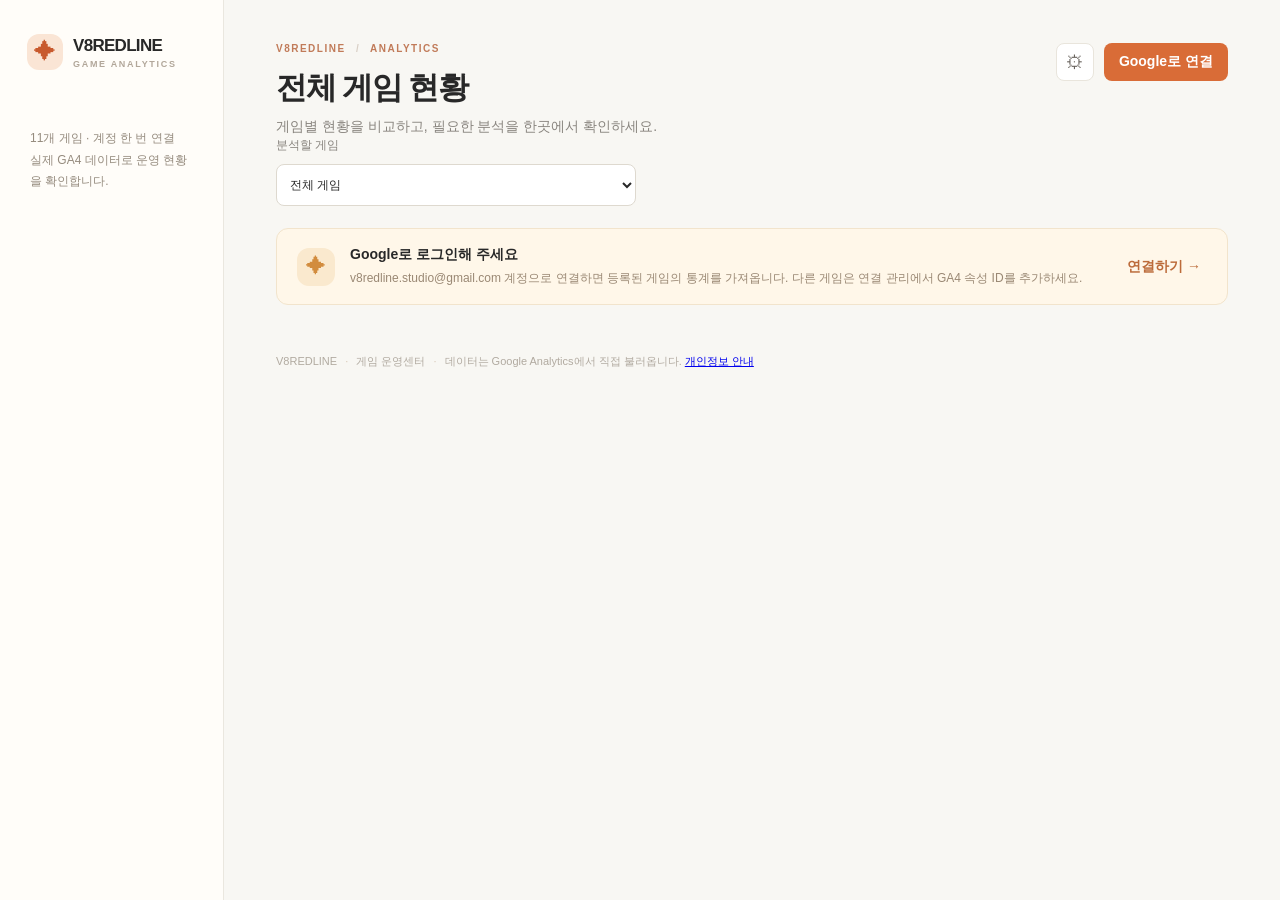
<file: index.html>
<!doctype html>
<html lang="ko">
  <head>
    <meta charset="utf-8" />
    <meta name="viewport" content="width=device-width, initial-scale=1" />
    <meta name="referrer" content="strict-origin-when-cross-origin" />
    <meta
      http-equiv="Content-Security-Policy"
      content="default-src 'self'; script-src 'self' https://accounts.google.com/gsi/client; style-src 'self' https://accounts.google.com/gsi/style; connect-src 'self' https://accounts.google.com/gsi/ https://analyticsdata.googleapis.com https://openidconnect.googleapis.com; frame-src https://accounts.google.com/gsi/; img-src 'self' data:; base-uri 'none'; object-src 'none'; form-action 'none'"
    />
    <title>V8REDLINE · 게임 운영센터</title>
    <link rel="stylesheet" href="styles.css?v=f7c7a801a620" />
    <script defer src="https://accounts.google.com/gsi/client"></script>
    <script defer src="core.js?v=5c92e843b3af"></script>
    <script defer src="acquisition-cost.js?v=a75fc4b48d62"></script>
    <script defer src="attribution.js?v=315c3bc37059"></script>
    <script defer src="underspark.js?v=7a1821143bd2"></script>
    <script defer src="refunds.js?v=ba9e61d793a9"></script>
    <script defer src="app.js?v=a453749fc298"></script>
  </head>
  <body>
    <div class="shell">
      <aside class="sidebar">
        <div class="brand">
          <span class="brand-icon">✦</span>
          <div><b>V8REDLINE</b><small>GAME ANALYTICS</small></div>
        </div>
        <p class="nav-label">GAME WORKSPACE</p>
        <a id="nav-portfolio" class="nav-item selected" href="#portfolio"><span>▦</span> 전체 게임 현황</a>
        <a id="nav-detail" class="nav-item" href="#detail-summary"><span>◈</span> 선택 게임 상세</a>
        <button id="manage-games" class="nav-item">⚙ 게임 연결 관리</button>
        <p class="sidebar-note">11개 게임 · 계정 한 번 연결<br>실제 GA4 데이터로 운영 현황을 확인합니다.</p>
        <a class="nav-item" href="#refund-operations"><span>↻</span> 환불 운영</a>
        <div class="side-footer">
          <span class="dot"></span> Firebase Analytics
          <small>게임 운영 리포트</small>
        </div>
      </aside>
      <main id="overview">
        <header>
          <div>
            <p class="eyebrow">V8REDLINE <span>/</span> ANALYTICS</p>
            <h1 id="page-heading">전체 게임 현황 <span>✦</span></h1>
            <p class="subtitle">
              게임별 현황을 비교하고, 필요한 분석을 한곳에서 확인하세요.
            </p>
          </div>
          <div class="head-actions">
            <button
              id="settings-btn"
              class="icon-btn"
              title="연결 설정"
              aria-label="연결 설정"
            >
              ⚙</button
            ><button id="login-btn" class="btn primary">Google로 연결</button
            ><button id="logout-btn" class="btn subtle hidden">
              연결 끊기
            </button>
          </div>
        </header>
        <label class="game-picker" for="game-select">분석할 게임<select id="game-select"><option value="all">전체 게임</option></select></label>

        <section id="welcome" class="notice">
          <div class="notice-icon">✦</div>
          <div>
            <b>Google로 로그인해 주세요</b>
            <p>
              v8redline.studio@gmail.com 계정으로 연결하면 등록된 게임의 통계를 가져옵니다. 다른 게임은 연결 관리에서 GA4 속성 ID를 추가하세요.
            </p>
          </div>
          <button id="welcome-connect" class="text-btn">연결하기 →</button>
        </section>
        <div id="private-content" hidden>
          <div class="toolbar">
            <div class="status">
              <span id="status-dot" class="status-dot"></span
              ><span id="status-text">연결 전</span
              ><span class="divider">/</span
              ><span id="updated">데이터를 불러오지 않았어요</span>
            </div>
            <div class="filters">
              <label>플랫폼<select id="platform"><option value="">전체 플랫폼</option><option value="Android">Android</option><option value="iOS">iOS</option><option value="Web">Web</option></select></label>
              <label>앱 버전<input id="app-version" placeholder="전체 버전" maxlength="40"></label>
              <label data-acquisition>유입 <select id="acquisition"><option value="">전체 유입</option><option value="meta">메타 유료 유입</option></select></label>
              <label data-acquisition>캠페인 <select id="campaign"><option value="">전체 캠페인</option></select></label>
              <label data-acquisition>광고 <select id="ad"><option value="">전체 광고</option></select></label>
              <label
                >국가
                <input id="country" list="country-options" placeholder="전체 국가 · 예: Japan" maxlength="80"><datalist id="country-options"><option value="South Korea">대한민국</option><option value="Brazil">브라질</option><option value="Japan">일본</option><option value="United States">미국</option></datalist></label
              ><label
                >기간
                <select id="period">
                  <option value="6daysAgo">최근 7일 · 어제까지</option>
                  <option value="27daysAgo" selected>최근 28일 · 어제까지</option>
                  <option value="89daysAgo">최근 90일 · 어제까지</option>
                  <option value="custom">직접 선택</option>
                </select></label
              ><button id="refresh-btn" class="btn subtle" disabled>
                ↻ 새로고침
              </button>
            </div>
          </div>
          <div id="custom-dates" class="filters" hidden><label>시작일<input type="date" id="start-date"></label><label>종료일<input type="date" id="end-date"></label></div>
          <p id="range-note" class="range-note"></p>
          <section id="insights" class="quality-note" aria-live="polite"><b>확인할 사항</b><ul id="insight-list"></ul></section>
          <section id="portfolio-summary" class="stats" aria-label="조회된 게임 요약"><article class="stat"><span>조회한 게임</span><strong id="connected-count">—</strong><small>미연결 게임은 합계에서 제외</small></article><article class="stat"><span>활성 사용자 합계</span><strong id="total-active">—</strong><small>게임별 합산 · 중복 이용자 포함</small></article><article class="stat"><span>신규 사용자 합계</span><strong id="total-new">—</strong><small>같은 사람도 게임별로 집계</small></article></section>
          <div
            id="quality-note"
            class="quality-note hidden"
            role="status"
          ></div>
          <section class="panel portfolio" id="portfolio">
            <div class="panel-head"><div><p class="kicker">YOUR GAMES, ONE VIEW</p><h2>게임 포트폴리오</h2><p>선택 기간의 GA4 활성·신규 사용자입니다. 직전 동일 길이 기간과 비교합니다.</p></div><span id="portfolio-count" class="tag">연결 대기</span></div>
            <div class="table-wrap"><table><thead><tr><th>게임</th><th>연결 상태</th><th>활성 사용자</th><th>신규 사용자</th><th>광고 매출 · GA4</th><th>구매 매출 · GA4</th><th>속성 시간대</th><th>확인 시각·집계 상태</th><th></th></tr></thead><tbody id="portfolio-body"></tbody></table></div>
            <p class="panel-note">연결 필요·권한 오류·데이터 없음을 구분합니다. 전체 게임의 동일 이용자를 합쳐 계산하지 않습니다. 매출은 GA4 보고값이며 원장 대조 전입니다. 이 표는 국가·플랫폼·버전·기간 필터를 적용하며 게임 상세의 유입 필터는 제외합니다.</p>
          </section>
          <p id="selected-note" class="quality-note" role="status"></p>
          <div id="detail-summary" hidden>
          <section class="stats" aria-label="핵심 지표">
            <article class="stat">
              <div class="stat-top">
                <span>활성 사용자</span><i class="blue">♟</i>
              </div>
              <strong id="active-users">—</strong
              ><small id="active-change">비교 자료 없음</small>
            </article>
            <article class="stat">
              <div class="stat-top">
                <span>신규 사용자</span><i class="gold">✦</i>
              </div>
              <strong id="new-users">—</strong
              ><small id="new-change">비교 자료 없음</small>
            </article>
            <article class="stat">
              <div class="stat-top">
                <span>보스 도전</span><i class="red">⚔</i>
              </div>
              <strong id="boss-attempts">—</strong
              ><small>도전 이벤트 횟수</small>
            </article>
            <article class="stat">
              <div class="stat-top">
                <span>광고 보상 획득</span><i class="green">▶</i>
              </div>
              <strong id="rewards-earned">—</strong
              ><small>광고 보상 획득 횟수</small>
            </article>
            <article class="stat"><span>광고 매출 · GA4 보고값</span><strong id="ad-revenue">—</strong><small id="ad-change">원장 대조 전</small></article>
            <article class="stat"><span>구매 매출 · GA4 보고값</span><strong id="purchase-revenue">—</strong><small id="purchase-change">원장 대조 전</small></article>
          </section>
          <p class="panel-note">매출은 GA4에 수신·집계된 값입니다. 정산·원장 대조는 별도이며 0원만으로 계측 완료를 판정하지 않습니다.</p>
          </div>
          <section id="paid-acquisition" class="panel" hidden aria-label="또 보스냐 광고 집행과 설치 효율">
            <div class="panel-head"><div><p class="kicker">PAID ACQUISITION · META</p><h2>광고 집행과 설치 효율</h2><p>광고비와 CPI는 Meta 원본, 첫 실행·게임 진행은 GA4로 원천을 구분합니다.</p></div><button id="cost-clear" class="btn subtle">광고비 자료 해제</button></div>
            <p id="cost-status" class="quality-note" role="status">광고비 자료 미연결 · CSV 불러오기 모듈 확인 후 사용하세요.</p>
            <div class="stats cost-stats"><article class="stat"><span>광고 집행액</span><strong id="cost-spend">—</strong><small>선택 기간 · 원본 통화</small></article><article class="stat"><span>Meta 보고 설치</span><strong id="cost-installs">—</strong><small>Meta 기여 설정 기준</small></article><article class="stat"><span>CPI · 설치당 광고비</span><strong id="cost-cpi">—</strong><small>지출 ÷ Meta 보고 설치</small></article><article class="stat"><span>Meta 귀속 구매 ROAS</span><strong id="cost-roas">—</strong><small>같은 기여 설정의 구매 전환값 ÷ 지출</small></article></div>
            <details class="cost-import"><summary>Meta 집계 CSV 불러오기 · 원본 범위 확인</summary>
              <p>광고 관리자에서 또 보스냐 앱으로 필터한 <b>광고 단위</b> 보고서를 내보냅니다. 합계 행·플레이어/결제 원본·비밀키는 받지 않습니다. 파일은 서버에 전송하거나 브라우저에 영구 저장하지 않습니다. 광고비 갱신에는 새 CSV가 필요합니다.</p>
              <div class="filters"><label>광고 계정 ID<input id="cost-account" inputmode="numeric" placeholder="CSV에 있으면 생략"></label><label>통화<input id="cost-currency" maxlength="3" placeholder="CSV에 있으면 생략"></label><label>기여 설정<input id="cost-attribution" placeholder="CSV에 있으면 생략"></label><label>광고 계정 시간대<input id="cost-timezone" placeholder="예: Asia/Seoul"></label><label>원본 조회 시작일<input type="date" id="cost-start"></label><label>원본 조회 종료일<input type="date" id="cost-end"></label><label>대상 Meta 앱 ID<input id="cost-app" inputmode="numeric" placeholder="등록 기록: 4035836613391382"></label></div>
              <label class="cost-confirm"><input type="checkbox" id="cost-confirm">이 원본이 또 보스냐 앱의 해당 기간 광고 전체로 필터된 자료임을 확인했습니다.</label>
              <label class="field">광고별 원본 CSV<input type="file" id="cost-file" accept=".csv,text/csv"></label>
              <p class="panel-note">필수 열: date_start, date_stop, campaign_id, adset_id, ad_id, spend. 선언된 Meta 영문/한글 열 이름도 지원합니다. 다른 열 이름은 표준 열로 변환하세요. 선택 열: impressions, link_clicks, mobile_app_installs, purchase_value(동일 기여 구매 전환값). 계정·통화·기여 설정이 CSV에 없으면 위에 입력합니다. 숫자 소수점은 점(.)이며 미확인은 빈 값으로 둡니다.</p>
              <details><summary>표준 집계 CSV 예시 · 실제 데이터 아님</summary><pre class="cost-template">date_start,date_stop,account_id,account_currency,campaign_id,adset_id,ad_id,spend,impressions,link_clicks,mobile_app_installs,purchase_value,attribution_setting
2026-11-01,2026-11-04,10001,KRW,20001,30001,40001,10000,5000,100,20,,7d click / 1d view</pre></details>
            </details>
            <div class="filters"><label>광고비 캠페인<select id="cost-campaign"><option value="">전체 캠페인</option></select></label></div>
            <div class="table-wrap"><table class="cost-table"><thead><tr><th>캠페인</th><th>캠페인 ID</th><th>광고</th><th>광고 ID</th><th>지출</th><th>노출</th><th>링크 클릭</th><th>Meta 설치</th><th>CPI</th><th>링크 CTR</th><th>링크 CPC</th><th>CPM</th><th>구매 ROAS</th><th>GA4 첫 실행</th><th>GA4 튜토리얼 완료</th><th>GA4 보스 처치</th></tr></thead><tbody id="cost-table"></tbody></table></div>
            <p class="panel-note">집행액은 선택 기간의 원본 집계입니다. 국가·플랫폼·앱 버전·상단 유입 필터로 광고비를 임의 배분하지 않습니다. GA4 열은 기간·시간대가 같고 추가 필터가 없는 경우에만 동일 캠페인·광고 세트·광고 ID로 대조합니다. Meta 보고 설치와 GA4 첫 실행은 같은 지표가 아닙니다. 구매 ROAS는 광고 매출이나 LTV 전체를 의미하지 않습니다. 설치/지출 분모가0이거나 자료가 없으면 비율을 만들지 않습니다.</p>
          </section>
          <div id="common-detail" class="grid" hidden>
            <section class="panel wide">
              <div class="panel-head">
                <div>
                  <p class="kicker">DAILY ACTIVITY</p>
                  <h2>일별 플레이</h2>
                  <p>기간별 활성 사용자의 흐름</p>
                </div>
                <span class="tag light">일별 활성 사용자</span>
              </div>
              <div id="trend" class="placeholder">
                <span>▥</span>
                <p>연결 후 일별 추이를 보여드려요.</p>
              </div>
              <div class="table-wrap"><table><thead><tr><th>날짜</th><th>활성 사용자</th></tr></thead><tbody id="trend-table"></tbody></table></div>
              <div class="footnote">
                일별 사용자 수는 날짜마다 중복될 수 있어 기간 전체 사용자 수와
                합계가 다릅니다. 아래 표에서 날짜별 수치를 확인할 수 있습니다.
              </div>
            </section>
<section class="panel narrow">
              <div class="panel-head">
                <div>
                  <p class="kicker">RETENTION</p>
                  <h2>다시 찾아온 플레이어</h2>
                  <p>최근 유입된 사용자 코호트</p>
                </div>
                <span class="panel-symbol">↗</span>
              </div>
              <div id="retention" class="placeholder">
                <span>◌</span>
                <p>연결 후 재방문율을 보여드려요.</p>
              </div>
              <div id="retention-default-note" class="footnote">
                8일 전부터 35일 전까지 처음 방문한 사용자를 기준으로 합니다.
                전체 유입·전체 국가·전체 플랫폼·전체 버전 기준이며 현재 필터와 별도로 1일·7일 후 활동을 봅니다.
              </div>
              <div id="retention-forgeline-note" class="footnote" hidden>
                태국 Android의 첫 접속일 코호트입니다. 선택 기간에서 최근 최대 28개 접속일을 조회하며 D1과 D7의 관측이 끝난 사용자만 각 분모에 포함합니다.
                국가·플랫폼·버전 필터와 별도로 집계합니다. Meta 캠페인을 선택하면 해당 캠페인 귀속을 기준으로 봅니다.
              </div>
            </section>
          </div>
          <section id="refund-operations" class="panel" aria-label="공통 환불 운영">
            <div class="panel-head"><div><p class="kicker">COMMERCE OPERATIONS</p><h2>환불 운영</h2><p>게임 서버에서 확인한 스토어 환불과 게임 내 재화 회수 결과를 게임별로 조회합니다.</p></div><div><button id="refund-refresh" class="btn subtle" type="button" hidden>최근 실행 불러오기</button> <button id="refund-clear" class="btn subtle" type="button">자료 해제</button></div></div>
            <label class="field">환불 집계 JSON<input id="refund-file" type="file" accept="application/json,.json"></label>
            <p id="refund-status" class="quality-note" role="status">공통 환불 집계 미선택</p>
            <p id="refund-legacy" class="panel-note"></p>
            <p id="refund-forgeline-note" class="panel-note" hidden>ForgeLine 집계는 현재 시험 원장만 연결되어 있습니다. 기존 회수는 최근 7일의 확정 원장 기록이며, 회수 가능과 검토 대기는 조회 시점의 대기열입니다.</p>
            <div class="table-wrap"><table><thead><tr><th>게임</th><th>스토어</th><th>실행 상태</th><th>회수 완료</th><th>기존 회수</th><th>회수 가능</th><th>검토 대기</th><th>재시도</th><th>환불 아님</th></tr></thead><tbody id="refund-body"></tbody></table></div>
            <p class="panel-note">선택한 게임과 파일의 실행 범위를 표시합니다. GA4 날짜·국가·버전 필터와 독립입니다. 파일은 이 브라우저의 메모리에만 보관합니다.</p>
          </section>
          <section id="underspark-detail" hidden aria-label="UnderSpark 전용 지표">
            <div class="panel-head"><div><p class="kicker">UNDERSPARK</p><h2>교습·회로·전투</h2><p>기존 이벤트의 관측 건수 · 개인별 순차 퍼널과 구분합니다.</p></div><label>데이터 환경<select id="us-mode"><option value="production">운영만 · 테스트 제외</option><option value="test">시험만</option></select></label></div>
            <p id="us-status" class="quality-note" role="status">연결 후 조회합니다.</p>
            <p class="panel-note">기본 사용자·GA4 매출·일별 추이는 사용자 환경 분류, 전용 이벤트는 사건 발생 시점의 환경 분류를 적용합니다. 누락 분류는 포함하지 않습니다. 이벤트 건수와 고유 이용자 수·시작 대비 완료율은 서로 다른 지표입니다.</p>
            <div class="grid">
              <section class="panel"><h3>교습별 진행</h3><div id="us-lessons"></div><p class="panel-note">시작·완료·실패 이벤트 건수입니다. 반복 시작을 개인별 전환율로 계산하지 않습니다.</p></section>
              <section class="panel"><h3>첫 회로·공격·클리어</h3><div id="us-circuits"></div><p class="panel-note">각 사건의 관측 건수입니다. 단계 간 동일 이용자/시도의 순차 도달을 보장하지 않습니다.</p></section>
              <section class="panel wide"><h3>스테이지별 전투 결과</h3><div id="us-battles"></div><p class="panel-note">승률 = 승리 ÷ (승리 + 패배). 중단·실행 실패는 별도이며 분모에서 제외합니다. 도움 사용 여부를 분리하고 집계 제한·미분류 결과가 있으면 승률을 보류합니다.</p></section>
              <section class="panel"><h3>스킬 최초 준비·사용</h3><div id="us-skills"></div><p class="panel-note">전투별 최초 준비·최초 사용 이벤트입니다. 전체 사용 횟수는 아래 서버 전투 요약을 확인하세요.</p></section>
            </div>
            <section class="panel"><div class="panel-head"><div><h2>서버 확정·관측 집계</h2><p>기존 유한 내보내기로 만든 집계 JSON을 이 브라우저에서 확인합니다.</p></div><button id="us-clear-import" class="btn subtle">불러온 자료 해제</button></div>
              <label class="field">서버 집계 JSON 선택<input type="file" id="us-import" accept="application/json,.json"></label>
              <p id="us-import-status" class="quality-note" role="status"></p>
              <p class="panel-note">원본 계정·주문·영수증 파일은 받지 않습니다. 전용 변환기로 만든 식별자 없는 집계만 허용합니다. 파일은 전송·영구 저장하지 않으며 연결 해제/게임 변경/30분 경과 시 지웁니다. 기간 필터만 KST로 적용하며 위 국가·플랫폼·앱 버전 필터는 적용하지 않습니다. 원본 정정·삭제는 파일에 자동 반영되지 않으므로 최신 자료를 다시 선택하세요.</p>
              <h3>광고 단계·보상 확정</h3><p id="us-behavior-range" class="panel-note"></p><div id="us-ads"></div>
              <h3>광고 수익 · SDK 관측</h3><div id="us-ad-money"></div><p class="panel-note">통화별 원 단위를 유지합니다. GA4 광고 매출과 합산하지 않으며 AdMob 정산 대조 전입니다.</p>
              <h3>공명 단계·스킬 사용 분포</h3><div id="us-circuit-details"></div>
              <h3>구매·환불·회수 관측</h3><p id="us-commerce-range" class="panel-note"></p><div id="us-finance"></div>
              <p class="panel-note">스토어 검증 결제액과 운영자 환불 원본 반입을 구분합니다. 고객 결제액·세액 기준을 유지하며 전체 환불 범위를 대조하지 않은 순매출·개발자 실수령액은 계산하지 않습니다. 구매 복원은 새 매출이 아니며 회수 재화는 현금 환불액이 아닙니다.</p>
            </section>
          </section>
          <section class="panel" id="forgeline-behavior" hidden>
            <div class="panel-head"><div><p class="kicker">PLAYER BEHAVIOR</p><h2>ForgeLine 유저 행동</h2><p>기간·국가·플랫폼·앱 버전·유입 필터를 적용한 행동별 사용자 수와 기록 횟수입니다.</p></div></div>
            <div id="forgeline-behavior-list" class="placeholder"><p>연결 후 행동 기록이 표시됩니다.</p></div>
            <p class="panel-note">각 행동은 독립 집계입니다. 전투 시작 기록은 전투 종료 때 함께 전송합니다. 앱 강제 종료로 누락된 전투, 광고 보상 실제 지급, 구매 정산은 이 표에서 판정하지 않습니다.</p>
          </section>
          <section class="panel acquisition-panel" id="acquisition-report" hidden>
            <div class="panel-head"><div><p class="kicker">META ACQUISITION</p><h2>광고별 설치와 게임 진행</h2><p>선택 기간에 처음 유입된 사용자를 광고별로 비교합니다.</p></div><span class="pill">사용자 수</span></div>
            <p class="acquisition-state" id="acquisition-state">Meta 앱 등록·광고 계정 연결은 완료했으며, 앱 이벤트 수신과 실제 광고 클릭 후 설치 귀속은 아직 검증 전입니다. 아래 표는 추적 매개변수로 Google Analytics에 확인된 메타 유료 유입만 표시합니다.</p>
            <div class="table-wrap"><table class="acquisition-table"><thead><tr><th>기록된 출처</th><th>캠페인 ID</th><th>광고 세트 ID</th><th>광고 ID</th><th>설치 후 첫 실행</th><th>게임 진입</th><th>튜토리얼 완료</th><th id="acquisition-start">보스 도전</th><th id="acquisition-finish">보스 처치</th><th id="acquisition-ad-result">광고 보상 획득</th></tr></thead><tbody id="acquisition-table"><tr><td colspan="10" class="empty">연결 후 광고별 기록이 표시됩니다.</td></tr></tbody></table></div>
            <p class="panel-note">다운로드 후 실행하지 않은 설치는 집계되지 않습니다. 각 행동은 사용자 수이며 순차 도달률이 아닙니다. 캠페인이나 광고 ID가 없는 기록은 미확인으로 표시합니다. 메타 광고 관리자의 설치 수와는 집계 기준이 다릅니다.</p>
            <details class="campaign-builder"><summary>광고 연결용 Google Play 링크 만들기</summary><p>메타에서 확인한 숫자 ID를 입력하세요. 광고 유형이 이 링크를 지원하는지 확인하고 신규 설치 경로를 검증한 뒤 사용하세요.</p><div class="filters"><label data-acquisition>캠페인 ID<input id="link-campaign" inputmode="numeric" maxlength="32"></label><label>광고 세트 ID<input id="link-adset" inputmode="numeric" maxlength="32"></label><label>광고 ID<input id="link-ad" inputmode="numeric" maxlength="32"></label><button id="build-link" class="btn subtle">링크 만들기</button></div><label class="field">생성된 설치 링크<textarea id="play-link" readonly rows="3"></textarea></label><p id="link-message" role="status"></p></details>
          </section>
          <div id="game-detail" hidden>
          <div class="grid">
            <section class="panel wide" id="progress">
              <div class="panel-head">
                <div>
                  <p class="kicker">PLAYER JOURNEY</p>
                  <h2>첫 플레이 여정</h2>
                  <p>신규 사용자가 각 단계를 순서대로 통과한 비율입니다.</p>
                </div>
                <span class="tag">신규 사용자 기준</span>
              </div>
              <div id="funnel" class="placeholder">
                <span>◈</span>
                <p>연결 후 단계별 진행을 확인할 수 있어요.</p>
              </div>
              <div class="footnote">
                튜토리얼을 건너뛴 사용자는 다음 단계에 포함되지 않을 수
                있습니다. Google의 퍼널 API는 미리보기 단계입니다.
              </div>
            </section>
            <section class="panel narrow" id="ads">
              <div class="panel-head">
                <div>
                  <p class="kicker">MONETIZATION</p>
                  <h2>광고 보상 흐름</h2>
                  <p>요청부터 보상 저장까지</p>
                </div>
                <span class="panel-symbol">▷</span>
              </div>
              <div id="ads-list" class="placeholder">
                <span>◌</span>
                <p>연결 후 광고 흐름을 보여드려요.</p>
              </div>
              <div class="footnote">
                각 값은 사용자 수가 아닌 이벤트 횟수입니다.
              </div>
            </section>
            <section class="panel wide" id="boss">
              <div class="panel-head">
                <div>
                  <p class="kicker">BOSS ENCOUNTERS</p>
                  <h2>보스 도전 현황</h2>
                  <p>지역과 회차별 전투 결과를 확인하세요.</p>
                </div>
                <span class="tag light">일반 · 최종 보스</span>
              </div>
              <div class="table-wrap">
                <table>
                  <thead>
                    <tr>
                      <th>지역</th>
                      <th>회차</th>
                      <th>종류</th>
                      <th>전투 결과</th>
                      <th>승리</th>
                      <th>승률</th>
                    </tr>
                  </thead>
                  <tbody id="boss-table">
                    <tr>
                      <td colspan="6" class="empty">
                        연결 후 보스 기록이 표시됩니다.
                      </td>
                    </tr>
                  </tbody>
                </table>
              </div>
              <div class="footnote">
                저장된 승패 이벤트 기준입니다. 승률은 승리 횟수 ÷ 저장된 결과
                횟수이며, 완료되지 않은 전투는 제외합니다.
              </div>
            </section>


            <section class="panel narrow">
              <div class="panel-head">
                <div>
                  <p class="kicker">AUTO HUNT</p>
                  <h2>자동사냥 중단</h2>
                  <p>멈춘 이유를 살펴보세요.</p>
                </div>
                <span class="panel-symbol">Ⅱ</span>
              </div>
              <div id="stops" class="placeholder">
                <span>◌</span>
                <p>연결 후 중단 사유를 보여드려요.</p>
              </div>
              <div class="footnote">중단 사유별 이벤트 횟수입니다.</div>
            </section>
            <section class="panel wide">
              <div class="panel-head">
                <div>
                  <p class="kicker">LOOT CHOICES</p>
                  <h2>보스 보상 선택</h2>
                  <p>보상 화면에서 장착·판매·보관한 횟수</p>
                </div>
                <span class="tag light">아이템 선택</span>
              </div>
              <div id="loot" class="placeholder">
                <span>◇</span>
                <p>연결 후 보상 선택을 보여드려요.</p>
              </div>
              <div class="footnote">
                보상 화면에서의 선택이며, 이후 가방에서 다시 처리한 내역과는
                다릅니다.
              </div>
            </section>
            <section class="panel narrow">
              <div class="panel-head">
                <div>
                  <p class="kicker">AD REWARDS</p>
                  <h2>광고 보상 종류</h2>
                  <p>어떤 보상을 선택했을까요?</p>
                </div>
                <span class="panel-symbol">✦</span>
              </div>
              <div id="ad-types" class="placeholder">
                <span>◌</span>
                <p>연결 후 보상 종류를 보여드려요.</p>
              </div>
              <div class="footnote">
                광고 보상 획득 콜백 기준이며 저장 성공과는 다릅니다.
              </div>
            </section>
            <section class="panel wide">
              <div class="panel-head">
                <div>
                  <p class="kicker">PROGRESSION</p>
                  <h2>강화와 회복약</h2>
                  <p>저장에 성공한 강화·구매·사용 횟수</p>
                </div>
                <span class="tag light">행동 횟수</span>
              </div>
              <div id="economy" class="placeholder">
                <span>✚</span>
                <p>연결 후 성장 행동을 보여드려요.</p>
              </div>
              <div class="footnote">
                전투 중 사용 후 나중에 저장되는 회복약은 현재 집계하지 않습니다.
              </div>
            </section>
          </div>
          </div>
        </div>
        <footer>
          V8REDLINE <span>·</span> 게임 운영센터 <span>·</span> 데이터는 Google
          Analytics에서 직접 불러옵니다. <a href="privacy.html">개인정보 안내</a>
        </footer>
      </main>
    </div>
    <dialog id="settings">
      <form method="dialog">
        <div class="modal-head">
          <div>
            <p class="kicker">CONNECTION</p>
            <h2>연결 설정</h2>
          </div>
          <button value="cancel" class="icon-btn" aria-label="닫기">×</button>
        </div>
        <p class="modal-copy">
          Google Cloud에서 만든 웹 애플리케이션 OAuth 클라이언트 ID를
          입력하세요. 프로젝트의 Google Analytics Data API가 활성화되어 있어야
          합니다.
        </p>
        <label class="field">연결할 게임<select id="settings-game"></select></label>
        <label class="field"
          >OAuth 클라이언트 ID<input
            id="client-id"
            type="text"
            autocomplete="off"
            placeholder="…apps.googleusercontent.com" /></label
        ><label class="field"
          >Analytics 속성 ID<input
            id="property-id"
            type="text"
            inputmode="numeric"
            placeholder="숫자 GA4 속성 ID · 비워두면 연결 해제"
        /></label>
        <p class="modal-note">Firebase 프로젝트 이름이 아닌 GA4 숫자 속성 ID를 입력하세요. 또 보스냐의 기본 속성은 561781670입니다. 마초메이드 문서의 후보는 559368796이며 실제 앱 연결을 확인한 뒤 입력하세요.</p>
        <p id="settings-error" class="form-error" role="alert"></p>
        <p class="modal-note">
          연결 설정만 이 브라우저에 저장합니다. 토큰과 보고서는 메모리에서 처리합니다. 로그인 토큰은
          저장하지 않으며 페이지를 닫으면 사라집니다.
        </p>
        <div class="modal-actions">
          <button value="cancel" class="btn subtle">취소</button
          ><button id="save-settings" value="default" class="btn primary">
            설정 저장
          </button>
        </div>
      </form>
    </dialog>
    <div id="toast" role="status" aria-live="polite"></div>
  </body>
</html>
</file>
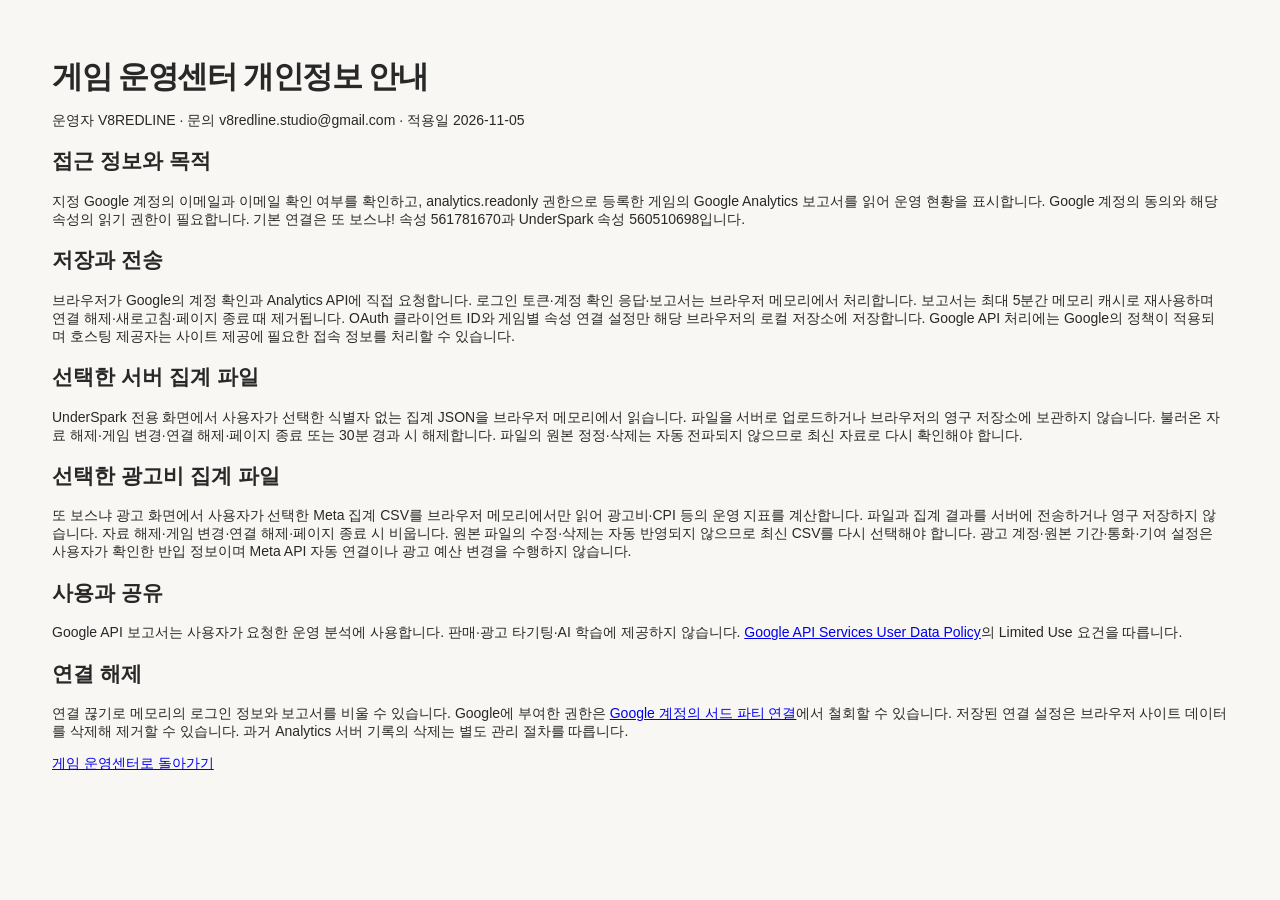
<file: privacy.html>
<!doctype html>
<html lang="ko"><head><meta charset="utf-8"><meta name="viewport" content="width=device-width,initial-scale=1"><meta name="robots" content="noindex,nofollow"><title>게임 운영센터 · 개인정보 안내</title><link rel="stylesheet" href="styles.css"></head>
<body><main><h1>게임 운영센터 개인정보 안내</h1><p>운영자 V8REDLINE · 문의 v8redline.studio@gmail.com · 적용일 2026-11-05</p>
<h2>접근 정보와 목적</h2><p>지정 Google 계정의 이메일과 이메일 확인 여부를 확인하고, analytics.readonly 권한으로 등록한 게임의 Google Analytics 보고서를 읽어 운영 현황을 표시합니다. Google 계정의 동의와 해당 속성의 읽기 권한이 필요합니다. 기본 연결은 또 보스냐! 속성 561781670과 UnderSpark 속성 560510698입니다.</p>
<h2>저장과 전송</h2><p>브라우저가 Google의 계정 확인과 Analytics API에 직접 요청합니다. 로그인 토큰·계정 확인 응답·보고서는 브라우저 메모리에서 처리합니다. 보고서는 최대 5분간 메모리 캐시로 재사용하며 연결 해제·새로고침·페이지 종료 때 제거됩니다. OAuth 클라이언트 ID와 게임별 속성 연결 설정만 해당 브라우저의 로컬 저장소에 저장합니다. Google API 처리에는 Google의 정책이 적용되며 호스팅 제공자는 사이트 제공에 필요한 접속 정보를 처리할 수 있습니다.</p>
<h2>선택한 서버 집계 파일</h2><p>UnderSpark 전용 화면에서 사용자가 선택한 식별자 없는 집계 JSON을 브라우저 메모리에서 읽습니다. 파일을 서버로 업로드하거나 브라우저의 영구 저장소에 보관하지 않습니다. 불러온 자료 해제·게임 변경·연결 해제·페이지 종료 또는 30분 경과 시 해제합니다. 파일의 원본 정정·삭제는 자동 전파되지 않으므로 최신 자료로 다시 확인해야 합니다.</p><h2>선택한 광고비 집계 파일</h2><p>또 보스냐 광고 화면에서 사용자가 선택한 Meta 집계 CSV를 브라우저 메모리에서만 읽어 광고비·CPI 등의 운영 지표를 계산합니다. 파일과 집계 결과를 서버에 전송하거나 영구 저장하지 않습니다. 자료 해제·게임 변경·연결 해제·페이지 종료 시 비웁니다. 원본 파일의 수정·삭제는 자동 반영되지 않으므로 최신 CSV를 다시 선택해야 합니다. 광고 계정·원본 기간·통화·기여 설정은 사용자가 확인한 반입 정보이며 Meta API 자동 연결이나 광고 예산 변경을 수행하지 않습니다.</p><h2>사용과 공유</h2><p>Google API 보고서는 사용자가 요청한 운영 분석에 사용합니다. 판매·광고 타기팅·AI 학습에 제공하지 않습니다. <a href="https://developers.google.com/terms/api-services-user-data-policy">Google API Services User Data Policy</a>의 Limited Use 요건을 따릅니다.</p>
<h2>연결 해제</h2><p>연결 끊기로 메모리의 로그인 정보와 보고서를 비울 수 있습니다. Google에 부여한 권한은 <a href="https://myaccount.google.com/connections">Google 계정의 서드 파티 연결</a>에서 철회할 수 있습니다. 저장된 연결 설정은 브라우저 사이트 데이터를 삭제해 제거할 수 있습니다. 과거 Analytics 서버 기록의 삭제는 별도 관리 절차를 따릅니다.</p><p><a href="./">게임 운영센터로 돌아가기</a></p></main></body></html>
</file>
<file: styles.css>
:root {
  --ink: #282828;
  --muted: #89857f;
  --line: #eeeae2;
  --orange: #dc713b;
  --bg: #f8f7f3;
  --green: #438c72;
  --sans:
    -apple-system, BlinkMacSystemFont, "Apple SD Gothic Neo", "Noto Sans KR",
    sans-serif;
}
* {
  box-sizing: border-box;
}
html {
  scroll-behavior: smooth;
}
body {
  margin: 0;
  color: var(--ink);
  background: var(--bg);
  font-family: var(--sans);
  font-size: 14px;
}
.shell {
  min-height: 100vh;
  display: flex;
}
.sidebar {
  width: 224px;
  flex-shrink: 0;
  border-right: 1px solid #eae7df;
  background: #fffdf9;
  padding: 32px 18px;
  display: flex;
  flex-direction: column;
  position: sticky;
  top: 0;
  height: 100vh;
}
.brand {
  display: flex;
  align-items: center;
  gap: 10px;
  padding: 2px 9px 38px;
}
.brand-icon {
  display: grid;
  place-items: center;
  width: 36px;
  height: 36px;
  border-radius: 12px;
  background: #fae5d5;
  color: #c85a2e;
  font-size: 22px;
}
.brand b {
  display: block;
  font-size: 17px;
  letter-spacing: -0.7px;
}
.brand small {
  display: block;
  margin-top: 3px;
  font-size: 9px;
  letter-spacing: 1.7px;
  color: #b2a79a;
  font-weight: 700;
}
.nav-label {
  padding: 0 12px;
  color: #b5aea3;
  font-size: 10px;
  font-weight: 800;
  letter-spacing: 1.4px;
}
.nav-item {
  padding: 12px;
  border-radius: 8px;
  color: #817c75;
  text-decoration: none;
  font-weight: 650;
  margin: 3px 0;
}
.nav-item span {
  display: inline-block;
  width: 27px;
  font-size: 16px;
}
.nav-item:hover,
.nav-item.selected {
  color: #b9512a;
  background: #fff0e5;
}
.side-footer {
  margin-top: auto;
  border-top: 1px solid var(--line);
  padding: 20px 10px 0;
  color: #716c63;
  font-size: 12px;
  font-weight: 650;
}
.side-footer small {
  display: block;
  color: #b1aaa0;
  margin: 7px 0 0 15px;
  font-weight: 400;
}
.dot,
.status-dot {
  display: inline-block;
  width: 7px;
  height: 7px;
  background: #79ad8a;
  border-radius: 50%;
  margin-right: 6px;
}
main {
  max-width: 1710px;
  padding: 43px 52px 30px;
  width: 100%;
  margin: auto;
}
header {
  display: flex;
  align-items: flex-start;
  justify-content: space-between;
  gap: 20px;
}
.eyebrow,
.kicker {
  margin: 0;
  color: #c17b59;
  font-size: 10px;
  font-weight: 800;
  letter-spacing: 1.5px;
}
.eyebrow span {
  color: #d8cfc5;
  margin: 0 6px;
}
h1 {
  margin: 13px 0 6px;
  font-size: 31px;
  letter-spacing: -1.5px;
}
h1 span {
  color: #e8a45e;
  font-size: 18px;
}
.subtitle,
.panel-head p:not(.kicker) {
  color: var(--muted);
  margin: 0;
  line-height: 1.6;
}
.head-actions,
.filters,
.toolbar,
.status {
  display: flex;
  align-items: center;
  gap: 10px;
}
.btn,
.icon-btn,
.text-btn {
  font: inherit;
  cursor: pointer;
  border: 0;
}
.btn {
  padding: 10px 15px;
  border-radius: 8px;
  font-weight: 700;
  white-space: nowrap;
}
.primary {
  background: #d96c37;
  color: white;
}
.primary:hover {
  background: #c95f2e;
}
.subtle,
.icon-btn {
  background: white;
  color: #68635d;
  border: 1px solid #e9e5dc;
}
.subtle:disabled {
  opacity: 0.48;
  cursor: not-allowed;
}
.icon-btn {
  height: 38px;
  width: 38px;
  border-radius: 8px;
  font-size: 18px;
}
.hidden {
  display: none !important;
}
.toolbar {
  justify-content: space-between;
  margin: 30px 0 20px;
  gap: 15px;
  flex-wrap: wrap;
}
.status {
  font-size: 12px;
  color: #928c83;
}
.status-dot {
  background: #c7bfb4;
}
.status-dot.on {
  background: #64aa80;
}
.divider {
  color: #d7d2ca;
}
.filters label {
  color: #968d81;
  font-size: 12px;
  font-weight: 650;
}
.filters select {
  font: inherit;
  font-size: 12px;
  color: #4d4842;
  border: 1px solid #e9e5dc;
  padding: 9px 24px 9px 10px;
  border-radius: 7px;
  background: #fff;
  margin-left: 5px;
}
.notice {
  display: flex;
  align-items: center;
  gap: 15px;
  padding: 17px 20px;
  background: #fff7e9;
  border: 1px solid #f2e4cc;
  border-radius: 12px;
  margin-bottom: 20px;
}
.notice-icon {
  display: grid;
  place-items: center;
  flex-shrink: 0;
  width: 38px;
  height: 38px;
  border-radius: 12px;
  background: #fae9ce;
  color: #d28c3e;
  font-size: 20px;
}
.notice b {
  font-size: 14px;
}
.notice p {
  margin: 5px 0 0;
  color: #9a8874;
  font-size: 12px;
  line-height: 1.5;
}
.text-btn {
  margin-left: auto;
  flex-shrink: 0;
  background: none;
  color: #bc6b3a;
  font-weight: 750;
}
.stats {
  display: grid;
  grid-template-columns: repeat(4, minmax(0, 1fr));
  gap: 14px;
}
.stat,
.panel {
  background: white;
  border: 1px solid #ede9e1;
  border-radius: 13px;
  box-shadow: 0 3px 12px rgba(70, 51, 24, 0.025);
}
.stat {
  padding: 19px 21px;
}
.stat-top {
  display: flex;
  align-items: center;
  justify-content: space-between;
  color: #837b71;
  font-weight: 700;
  font-size: 12px;
}
.stat i {
  font-style: normal;
  display: grid;
  place-items: center;
  width: 31px;
  height: 31px;
  border-radius: 9px;
  font-size: 15px;
}
.blue {
  background: #eaf2fb;
  color: #6f96bc;
}
.gold {
  background: #fdf1d9;
  color: #d7a354;
}
.red {
  background: #faeae5;
  color: #ce8067;
}
.green {
  background: #e5f3eb;
  color: #65a381;
}
.stat strong {
  display: block;
  font-size: 29px;
  letter-spacing: -1px;
  margin: 12px 0 6px;
}
.stat small {
  color: #aaa39a;
  font-size: 11px;
}
.grid {
  display: grid;
  grid-template-columns: 2fr 1fr;
  gap: 14px;
  margin-top: 15px;
}
.panel {
  padding: 23px;
  min-width: 0;
}
.panel-head {
  display: flex;
  justify-content: space-between;
  gap: 10px;
  align-items: flex-start;
}
.panel-head h2 {
  font-size: 17px;
  margin: 8px 0 3px;
  letter-spacing: -0.5px;
}
.panel-head p:not(.kicker) {
  font-size: 12px;
}
.tag {
  padding: 6px 9px;
  border-radius: 7px;
  font-size: 10px;
  font-weight: 700;
  color: #b67a40;
  background: #fcf2e1;
  white-space: nowrap;
}
.tag.light {
  color: #898179;
  background: #f6f4ef;
}
.panel-symbol {
  color: #d7bfa8;
  font-size: 24px;
}
.placeholder {
  min-height: 150px;
  display: flex;
  flex-direction: column;
  align-items: center;
  justify-content: center;
  text-align: center;
  color: #aaa39a;
  font-size: 12px;
}
.placeholder span {
  color: #ded6c9;
  font-size: 30px;
}
.placeholder p {
  margin: 8px 0;
}
.footnote {
  border-top: 1px solid #f1eee8;
  padding-top: 12px;
  color: #aaa39b;
  font-size: 11px;
  line-height: 1.55;
}
.table-wrap {
  overflow: auto;
  min-height: 145px;
}
table {
  width: 100%;
  border-collapse: collapse;
  margin: 18px 0 6px;
  text-align: left;
  font-size: 12px;
}
th {
  font-weight: 650;
  color: #a49b90;
  background: #faf9f6;
  padding: 10px;
}
td {
  padding: 12px 10px;
  border-bottom: 1px solid #f4f1eb;
}
td.empty {
  text-align: center;
  color: #aaa39a;
  padding: 35px;
}
.bars {
  display: grid;
  gap: 15px;
  margin: 22px 0;
}
.bar-row {
  display: grid;
  grid-template-columns: 112px 1fr auto;
  align-items: center;
  gap: 10px;
  font-size: 12px;
}
.bar-row .track {
  height: 9px;
  background: #f5f1eb;
  border-radius: 9px;
  overflow: hidden;
}
.bar-row .fill {
  height: 100%;
  background: #d97846;
  border-radius: 9px;
}
.bar-row b {
  font-size: 12px;
}
.ad-row,
.retention-row {
  display: flex;
  justify-content: space-between;
  align-items: center;
  padding: 13px 0;
  border-bottom: 1px solid #f4f1eb;
  font-size: 12px;
}
.ad-row b,
.retention-row b {
  font-size: 15px;
}
.list-body {
  margin: 12px 0;
  min-height: 125px;
}
.trend {
  height: 165px;
  display: flex;
  gap: 4px;
  align-items: flex-end;
  padding: 15px 0;
}
.trend-bar {
  min-width: 3px;
  flex: 1;
  background: #e4a180;
  border-radius: 4px 4px 0 0;
}
.trend-bar:hover {
  background: #cc7449;
}
footer {
  padding: 29px 0 0;
  color: #b1aaa0;
  font-size: 11px;
}
footer span {
  margin: 0 5px;
  color: #d8c9b8;
}
dialog {
  width: min(500px, calc(100% - 32px));
  border: 0;
  border-radius: 14px;
  padding: 25px;
  color: var(--ink);
  box-shadow: 0 20px 80px #3333;
}
dialog::backdrop {
  background: #2a241e80;
}
.modal-head {
  display: flex;
  align-items: center;
  justify-content: space-between;
}
.modal-head h2 {
  margin: 8px 0;
  font-size: 20px;
}
.modal-copy,
.modal-note {
  font-size: 12px;
  color: #91887e;
  line-height: 1.7;
}
.field {
  display: block;
  margin: 18px 0;
  font-size: 12px;
  font-weight: 700;
}
.field input {
  width: 100%;
  padding: 12px;
  margin-top: 8px;
  border: 1px solid #ded8cd;
  border-radius: 8px;
  font: inherit;
}
.modal-actions {
  display: flex;
  justify-content: flex-end;
  gap: 8px;
  margin-top: 22px;
}
#toast {
  position: fixed;
  bottom: 20px;
  right: 20px;
  background: #332e28;
  color: white;
  padding: 12px 16px;
  border-radius: 8px;
  max-width: 420px;
  display: none;
  z-index: 5;
}
#toast.visible {
  display: block;
}
@media (max-width: 1000px) {
  .sidebar {
    width: 65px;
    padding: 25px 8px;
  }
  .brand {
    padding: 0 4px 30px;
  }
  .brand div,
  .nav-label,
  .side-footer,
  .nav-item:not(.selected) {
    display: none;
  }
  .nav-item {
    font-size: 0;
  }
  .nav-item span {
    font-size: 17px;
    width: auto;
  }
  main {
    padding: 32px 24px;
  }
  .grid {
    grid-template-columns: 1fr 1fr;
  }
}
@media (max-width: 680px) {
  .sidebar {
    display: none;
  }
  main {
    padding: 25px 15px;
  }
  h1 {
    font-size: 25px;
  }
  .subtitle {
    font-size: 12px;
  }
  .head-actions {
    gap: 5px;
  }
  .head-actions .btn {
    font-size: 12px;
    padding: 10px;
  }
  .stats {
    grid-template-columns: 1fr 1fr;
  }
  .grid {
    grid-template-columns: 1fr;
  }
  .stat {
    padding: 16px;
  }
  .stat strong {
    font-size: 24px;
  }
  .toolbar {
    align-items: flex-start;
  }
  .filters {
    width: 100%;
    flex-wrap: wrap;
  }
  .notice {
    align-items: flex-start;
  }
  .notice .text-btn {
    display: none;
  }
  .bar-row {
    grid-template-columns: 92px 1fr auto;
  }
}

@media (max-width: 480px) {
  header {
    display: block;
  }
  .head-actions {
    margin-top: 16px;
  }
  h1 {
    white-space: nowrap;
  }
  .subtitle {
    max-width: 350px;
  }
  .bar-row {
    grid-template-columns: 78px 1fr auto;
    gap: 7px;
  }
  .bar-row b {
    font-size: 10px;
  }
}

.form-error {
  color: #b5492e;
  font-size: 12px;
  min-height: 1em;
  margin: 0;
}

.quality-note {
  padding: 12px 16px;
  margin-bottom: 16px;
  background: #fff7e9;
  border: 1px solid #f2e4cc;
  color: #8e6443;
  border-radius: 9px;
  font-size: 12px;
  line-height: 1.5;
}

/* The page shell is public; only show report controls after Analytics authorizes the signed-in user. */
#private-content[hidden],
body:not(.analytics-visible) .nav-label,
body:not(.analytics-visible) .nav-item,
body:not(.analytics-visible) .side-footer {
  display: none !important;
}

.acquisition-panel { margin-top: 15px; }
.acquisition-table { min-width: 1040px; }
.acquisition-table td { overflow-wrap: anywhere; }
.acquisition-state { background: #fff5e6; border: 1px solid #f0dfc2; border-radius: 8px; padding: 12px; color: #8e653d; line-height: 1.6; }
.campaign-builder { border-top: 1px solid var(--line); margin-top: 15px; padding-top: 15px; }
.campaign-builder summary { cursor: pointer; font-weight: 650; }
.campaign-builder p { color: var(--muted); line-height: 1.6; }
.campaign-builder .filters { flex-wrap: wrap; justify-content: flex-start; }
.campaign-builder input { max-width: 180px; border: 1px solid var(--line); padding: 8px; border-radius: 6px; }
.campaign-builder textarea { width: 100%; resize: vertical; border: 1px solid var(--line); padding: 10px; border-radius: 6px; font: 12px/1.6 var(--sans); }

.toolbar { flex-wrap: wrap; }
.toolbar > .filters { flex-wrap: wrap; }
.toolbar select { max-width: 190px; }

/* Keep wide report tables inside their own horizontal scroll area. */
main { min-width: 0; }

/* Portfolio shell shared by every game. */
[hidden] { display: none !important; }
.game-picker { display: grid; gap: 10px; padding: 8px 10px 24px; color: var(--muted); font-size: 12px; }
.game-picker select { width: 100%; min-height: 42px; border: 1px solid #ded9cf; border-radius: 8px; padding: 9px; background: #fff; color: var(--ink); font: inherit; }
.sidebar .nav-item { text-align: left; border: 0; background: transparent; cursor: pointer; font-family: inherit; }
.sidebar .nav-item.selected { background: #f8eee5; }
.sidebar-note { padding: 8px 12px; color: #958b7e; font-size: 12px; line-height: 1.8; }
.portfolio { margin-bottom: 22px; }
.portfolio table { min-width: 850px; width: 100%; }
.portfolio td { vertical-align: middle; }
.portfolio td:first-child { color: var(--ink); font-weight: 650; }
.portfolio td:nth-child(6) { max-width: 310px; white-space: normal; line-height: 1.6; }
.portfolio .panel-note { line-height: 1.7; margin-top: 16px; }
#detail-summary { margin-bottom: 22px; }
#selected-note { margin-bottom: 22px; }
.field select { width: 100%; border: 1px solid #ded9cf; border-radius: 8px; padding: 12px; color: var(--ink); background: white; font: inherit; }
.status-dot.loading { width: 14px; height: 14px; background: transparent; border: 2px solid #e7d8ca; border-top-color: #bc633b; animation: analytics-spin 0.8s linear infinite; }
@keyframes analytics-spin { to { transform: rotate(360deg); } }
button:focus-visible, select:focus-visible, a:focus-visible { outline: 2px solid #bc633b; outline-offset: 3px; }
@media (prefers-reduced-motion: reduce) { html { scroll-behavior: auto; } .status-dot.loading { animation-duration: 2s; } }
@media (max-width: 1000px) { .game-picker { padding: 0 0 12px; } .sidebar-note { display: none; } }
@media (max-width: 680px) { .game-picker { min-width: 150px; } .portfolio .panel-head { align-items: flex-start; gap: 12px; } }

main > .game-picker { max-width: 360px; padding: 0 0 22px; }
@media (max-width: 1000px) { .sidebar { width: 65px; } }

/* Keep the login and report headings at the top of the workspace. */
main { margin: 0 auto; }

/* Decision-first overview and reports readable without hover. */
.sidebar .nav-item { min-height: 44px; }
.metric-change { display:block; margin-top:6px; color:#68635d; font-size:11px; line-height:1.5; white-space:normal; }
.range-note { color:#70685d; font-size:12px; line-height:1.7; margin:0 0 16px; }
#insights ul { margin:8px 0 0; padding-left:20px; }
#insights li + li { margin-top:7px; }
#portfolio-summary { grid-template-columns:repeat(3,minmax(0,1fr)); margin-bottom:20px; }
#portfolio-summary strong { font-size:27px; }
#common-detail { margin-bottom:20px; grid-template-columns:minmax(0,2fr) minmax(0,1fr); }
#common-detail .wide,#common-detail .narrow { grid-column:auto; }
#detail-summary .stats { grid-template-columns:repeat(3,minmax(0,1fr)); }
.stats small { display:block; line-height:1.6; }
.filters input { border:1px solid #ded9cf; border-radius:7px; padding:9px; max-width:155px; min-height:38px; background:#fff; font:inherit; color:var(--ink); }
#custom-dates { margin:0 0 16px; flex-wrap:wrap; }
.portfolio table { min-width:1080px; }
.portfolio td:nth-child(8) { max-width:280px; white-space:normal; }
.daily-bars { display:flex; gap:8px; overflow-x:auto; padding:14px 2px; min-height:185px; }
.daily-column { min-width:40px; flex:1; display:flex; flex-direction:column; align-items:center; gap:7px; font-size:11px; color:#6d665b; }
.daily-track { height:110px; width:24px; display:flex; align-items:flex-end; }
.daily-fill { width:100%; background:#c88254; border-radius:4px 4px 0 0; }
#common-detail .table-wrap { max-height:220px; margin-top:10px; }
@media(max-width:900px) { #common-detail .wide,#common-detail .narrow { grid-column:1/-1; } }
@media(max-width:600px) { #portfolio-summary,#detail-summary .stats { grid-template-columns:repeat(2,minmax(0,1fr)); } main { padding:24px 16px; } .filters { gap:8px; } .filters label { font-size:11px; } h1 { white-space:normal; font-size:25px; } }

@media(max-width:600px) { .status { flex-wrap:wrap; gap:6px; } #status-text { white-space:nowrap; } .status .divider { display:none; } #portfolio-summary .stat:last-child { grid-column:1/-1; } }

#paid-acquisition { margin:18px 0; } .cost-import { margin:18px 0; border-block:1px solid var(--line); padding:14px 0; } .cost-import summary { cursor:pointer; font-weight:650; } .cost-import p { line-height:1.7; color:#70685d; } .cost-import .filters { flex-wrap:wrap; } .cost-import .cost-confirm { display:flex; align-items:flex-start; gap:8px; padding:14px 0; line-height:1.6; } .cost-template { max-width:100%; overflow:auto; padding:12px; background:#f8f7f3; font-size:11px; } .cost-table { min-width:1700px; } .cost-stats { margin:18px 0; } .cost-stats strong { font-size:26px; overflow-wrap:anywhere; }
@media(max-width:800px) { .cost-stats { grid-template-columns:repeat(2,minmax(0,1fr)); } }
</file>
